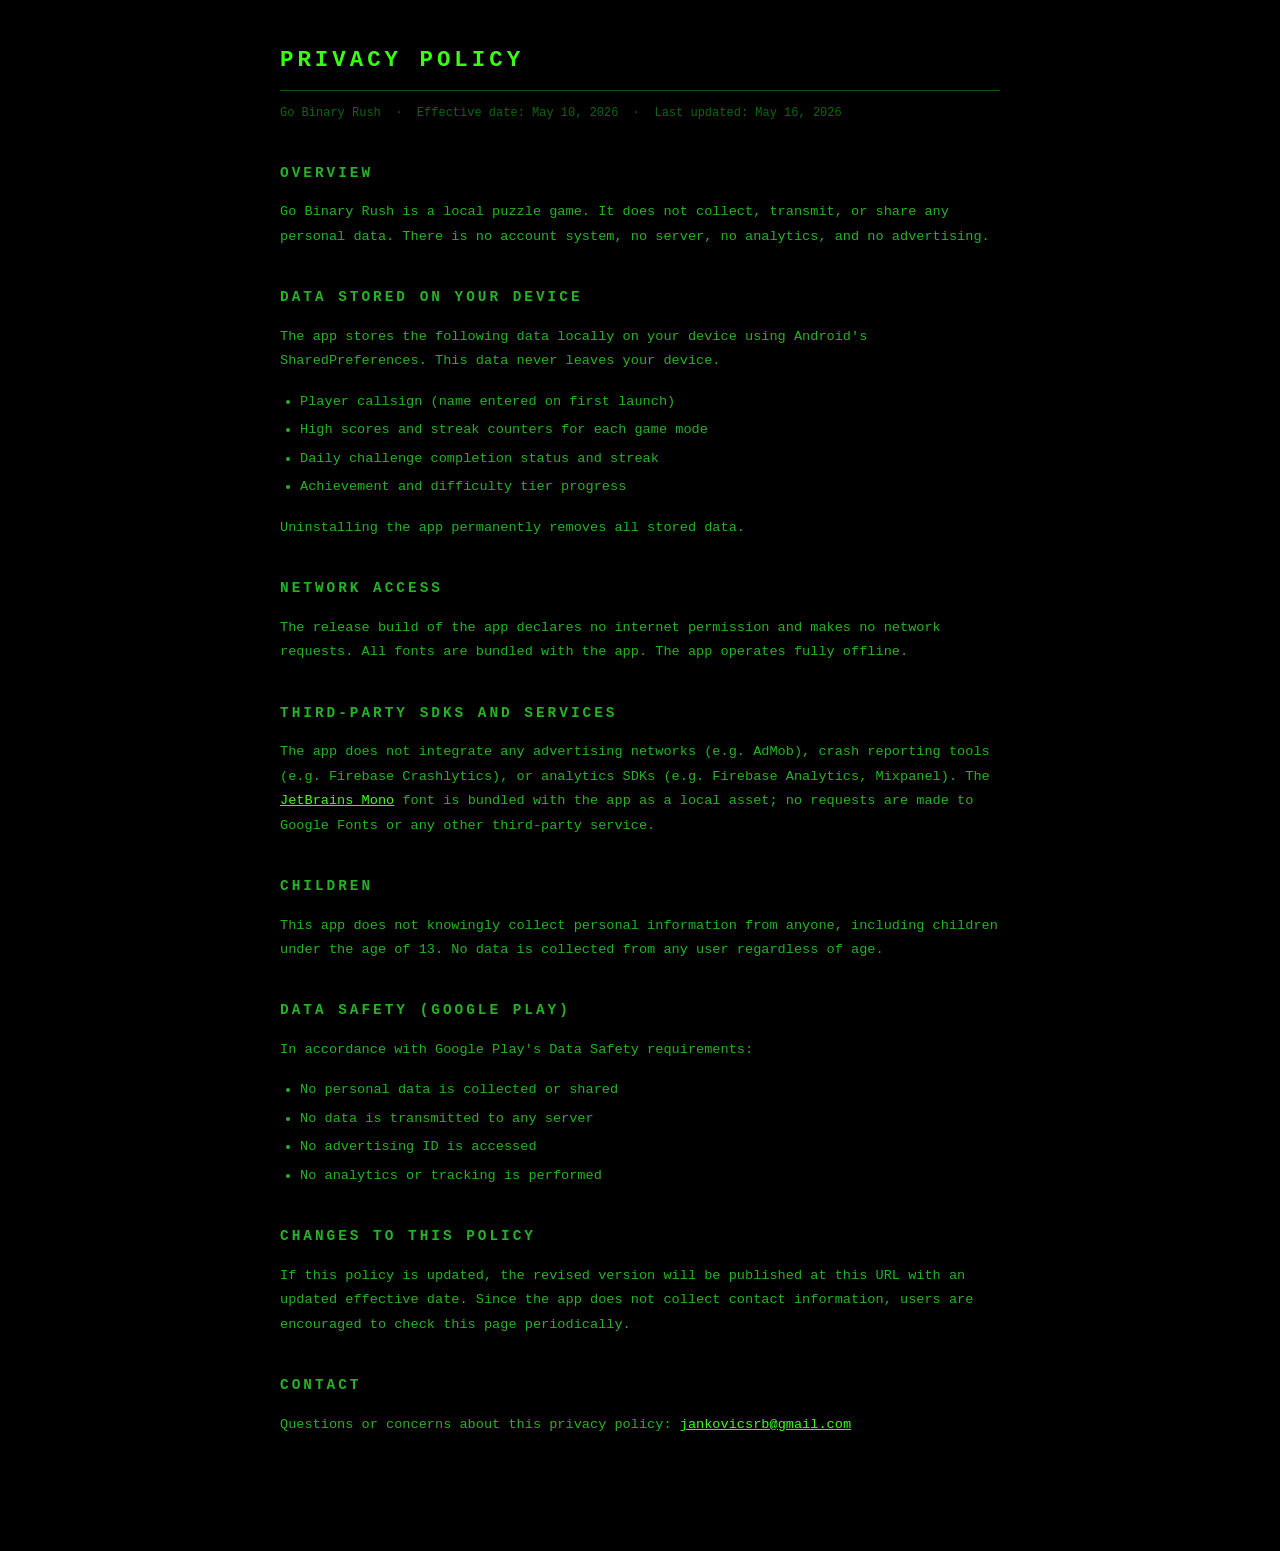
<file: docs/privacy-policy.html>
<!DOCTYPE html>
<html lang="en">
<head>
  <meta charset="UTF-8">
  <meta name="viewport" content="width=device-width, initial-scale=1.0">
  <title>Privacy Policy — Go Binary Rush</title>
  <style>
    body {
      background: #000;
      color: #39ff14;
      font-family: 'Courier New', Courier, monospace;
      max-width: 720px;
      margin: 40px auto;
      padding: 0 24px 60px;
      line-height: 1.8;
    }
    h1 { font-size: 1.4rem; letter-spacing: 4px; border-bottom: 1px solid #1a4d1a; padding-bottom: 10px; margin-bottom: 6px; }
    h2 { font-size: 0.9rem; letter-spacing: 3px; color: #26b226; margin-top: 36px; margin-bottom: 10px; }
    p, li { font-size: 0.85rem; color: #26b226; }
    ul { padding-left: 20px; }
    li { margin-bottom: 4px; }
    .meta { font-size: 0.75rem; color: #0d660d; margin-bottom: 32px; }
    a { color: #39ff14; }
    code { font-size: 0.8rem; color: #26b226; }
  </style>
</head>
<body>

<h1>PRIVACY POLICY</h1>
<p class="meta">
  Go Binary Rush &nbsp;·&nbsp;
  Effective date: May 10, 2026 &nbsp;·&nbsp;
  Last updated: May 16, 2026
</p>

<h2>OVERVIEW</h2>
<p>
  Go Binary Rush is a local puzzle game. It does not collect, transmit, or share
  any personal data. There is no account system, no server, no analytics, and no
  advertising.
</p>

<h2>DATA STORED ON YOUR DEVICE</h2>
<p>
  The app stores the following data locally on your device using Android's
  SharedPreferences. This data never leaves your device.
</p>
<ul>
  <li>Player callsign (name entered on first launch)</li>
  <li>High scores and streak counters for each game mode</li>
  <li>Daily challenge completion status and streak</li>
  <li>Achievement and difficulty tier progress</li>
</ul>
<p>Uninstalling the app permanently removes all stored data.</p>

<h2>NETWORK ACCESS</h2>
<p>
  The release build of the app declares no internet permission and makes no
  network requests. All fonts are bundled with the app. The app operates
  fully offline.
</p>

<h2>THIRD-PARTY SDKS AND SERVICES</h2>
<p>
  The app does not integrate any advertising networks (e.g. AdMob),
  crash reporting tools (e.g. Firebase Crashlytics), or analytics SDKs
  (e.g. Firebase Analytics, Mixpanel). The
  <a href="https://fonts.google.com" target="_blank">JetBrains Mono</a>
  font is bundled with the app as a local asset; no requests are made
  to Google Fonts or any other third-party service.
</p>

<h2>CHILDREN</h2>
<p>
  This app does not knowingly collect personal information from anyone, including
  children under the age of 13. No data is collected from any user regardless
  of age.
</p>

<h2>DATA SAFETY (GOOGLE PLAY)</h2>
<p>In accordance with Google Play's Data Safety requirements:</p>
<ul>
  <li>No personal data is collected or shared</li>
  <li>No data is transmitted to any server</li>
  <li>No advertising ID is accessed</li>
  <li>No analytics or tracking is performed</li>
</ul>

<h2>CHANGES TO THIS POLICY</h2>
<p>
  If this policy is updated, the revised version will be published at this URL
  with an updated effective date. Since the app does not collect contact
  information, users are encouraged to check this page periodically.
</p>

<h2>CONTACT</h2>
<p>
  Questions or concerns about this privacy policy:
  <a href="mailto:jankovicsrb@gmail.com">jankovicsrb@gmail.com</a>
</p>

</body>
</html>
</file>
